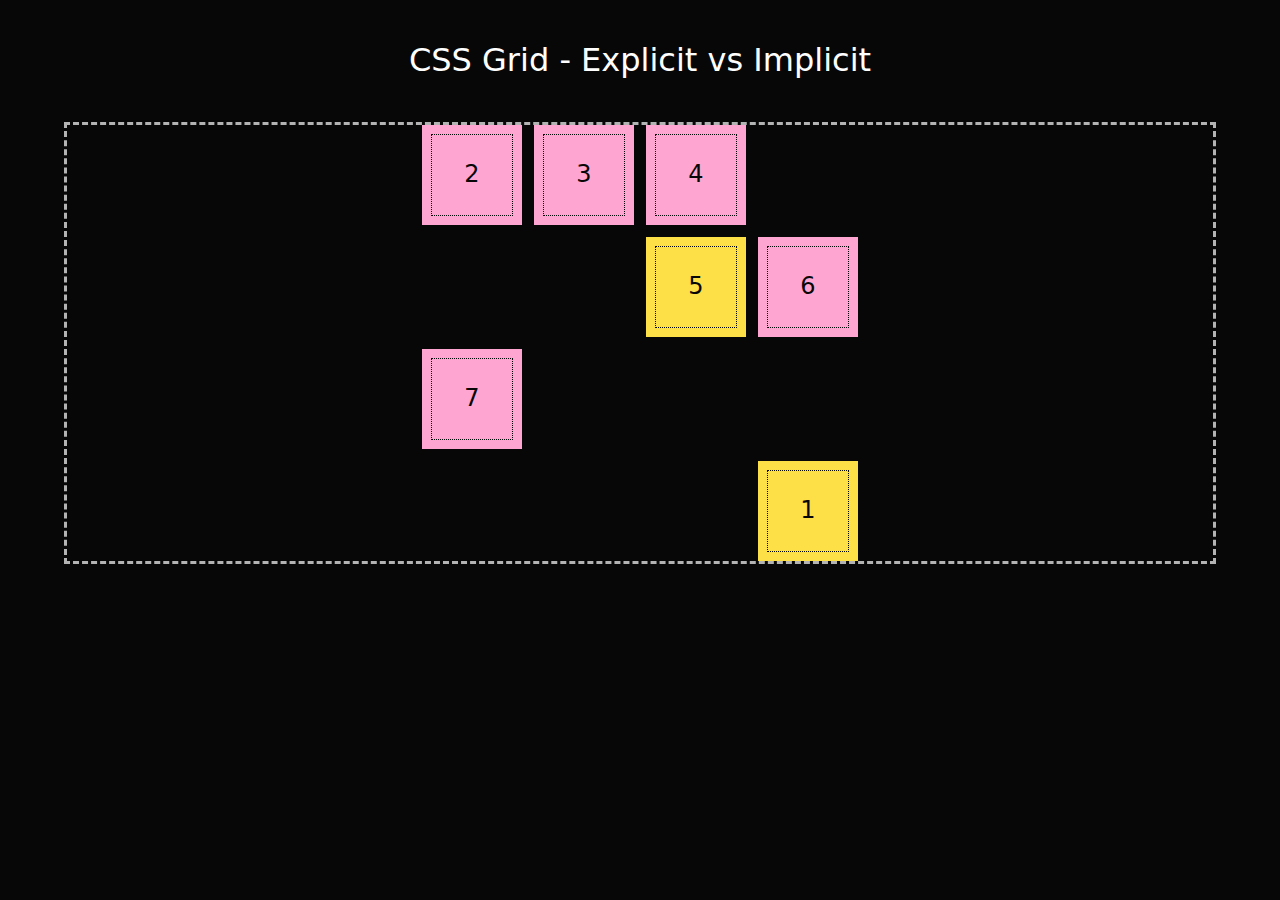
<file: auto-placement/index.html>
<!DOCTYPE html>
<html lang="en">
<head>
    <meta charset="UTF-8">
    <meta name="viewport" content="width=device-width, initial-scale=1.0">
    <title>Document</title>
    <link rel="stylesheet" href="style.css">
</head>
<body>
    <h1>CSS Grid - Explicit vs Implicit</h1>

<div class="grid">
  <div class="grid-item">1</div>
  <div class="grid-item">2</div>
  <div class="grid-item">3</div>
  <div class="grid-item">4</div>
  <div class="grid-item">5</div>
  <div class="grid-item">6</div>
  <div class="grid-item">7</div>
</div>
</body>
</html>
</file>
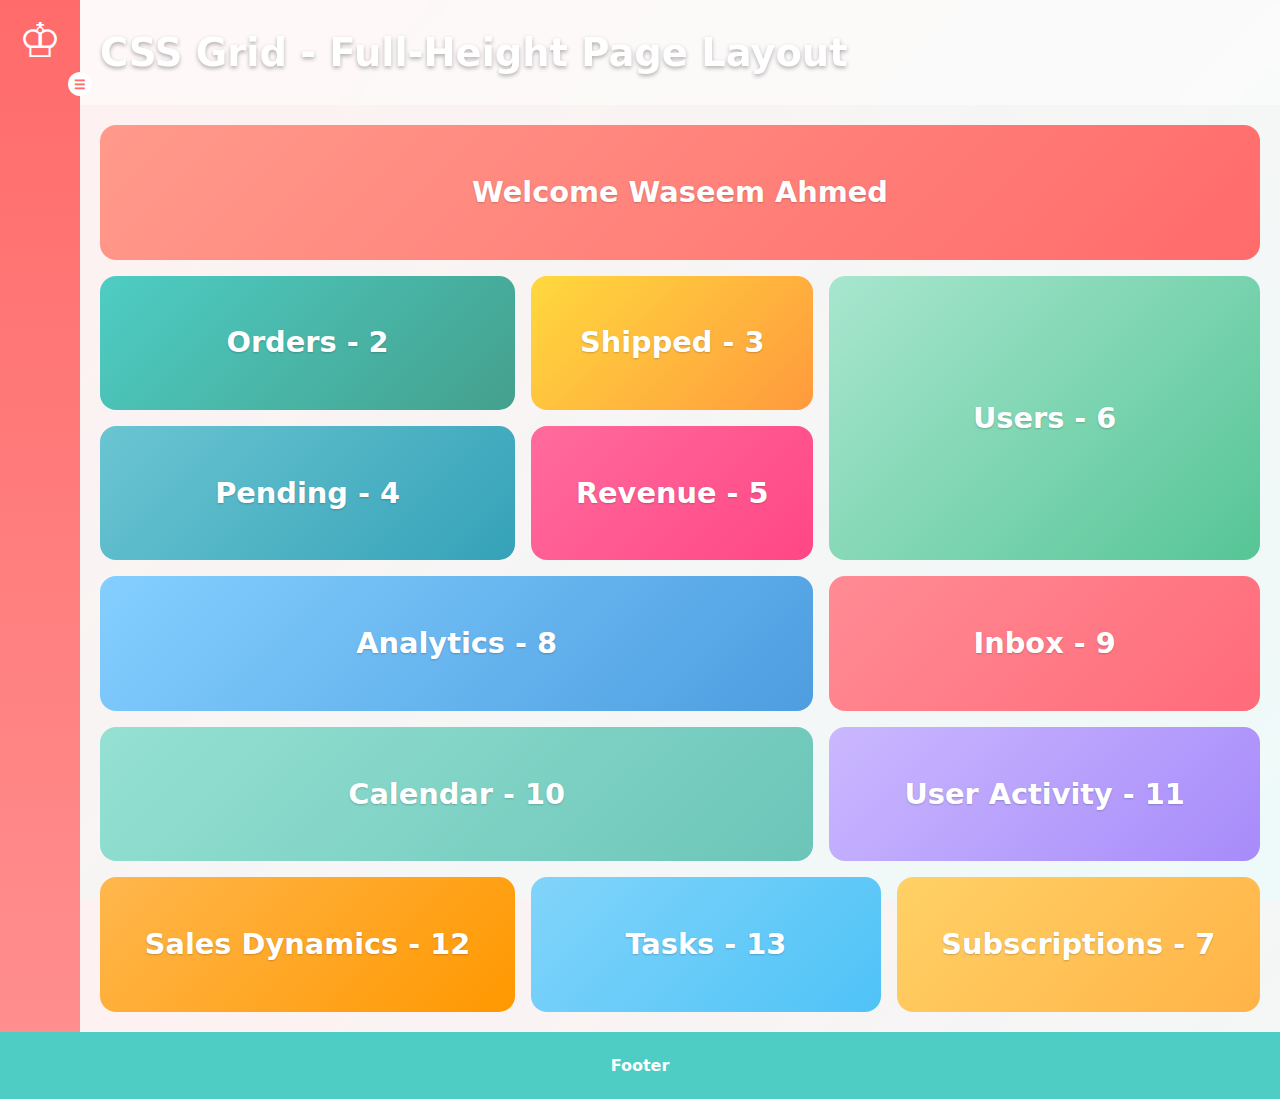
<file: dashboard/index.html>
<!DOCTYPE html>
<html lang="en">
  <head>
    <meta charset="UTF-8" />
    <meta name="viewport" content="width=device-width, initial-scale=1.0" />
    <title>Dashboard Layout</title>
    <link rel="stylesheet" href="style.css" />
  </head>

  <body>
    <section class="dashboard">
      <header class="dashboard-header">
        <h1 class="heading">CSS Grid - Full-Height Page Layout</h1>
      </header>

      <aside class="dashboard-sidebar">
        <div class="logo">&#9812;</div>
        <button type="button" id="resize">&#9776;</button>
      </aside>

      <main class="dashboard-main">
        <div class="card card-1">
          <h2>Welcome Waseem Ahmed</h2>
        </div>

        <div class="card card-2">
          <h2>Orders - 2</h2>
        </div>

        <div class="card card-3">
          <h2>Shipped - 3</h2>
        </div>

        <div class="card card-4">
          <h2>Pending - 4</h2>
        </div>

        <div class="card card-5">
          <h2>Revenue - 5</h2>
        </div>

        <div class="card card-6">
          <h2>Users - 6</h2>
        </div>

        <div class="card card-7">
          <h2>Subscriptions - 7</h2>
        </div>

        <div class="card card-8">
          <h2>Analytics - 8</h2>
        </div>

        <div class="card card-9">
          <h2>Inbox - 9</h2>
        </div>

        <div class="card card-10">
          <h2>Calendar - 10</h2>
        </div>

        <div class="card card-11">
          <h2>User Activity - 11</h2>
        </div>

        <div class="card card-12">
          <h2>Sales Dynamics - 12</h2>
        </div>

        <div class="card card-13">
          <h2>Tasks - 13</h2>
        </div>
      </main>

      <footer class="dashboard-footer">Footer</footer>
    </section>

    <script>
      const resizeBtn = document.getElementById("resize");
      const dashboard = document.querySelector(".dashboard");

      resizeBtn.addEventListener("click", function (e) {
        e.preventDefault();
        dashboard.classList.toggle("sb-expand");
      });
    </script>
  </body>
</html>
</file>
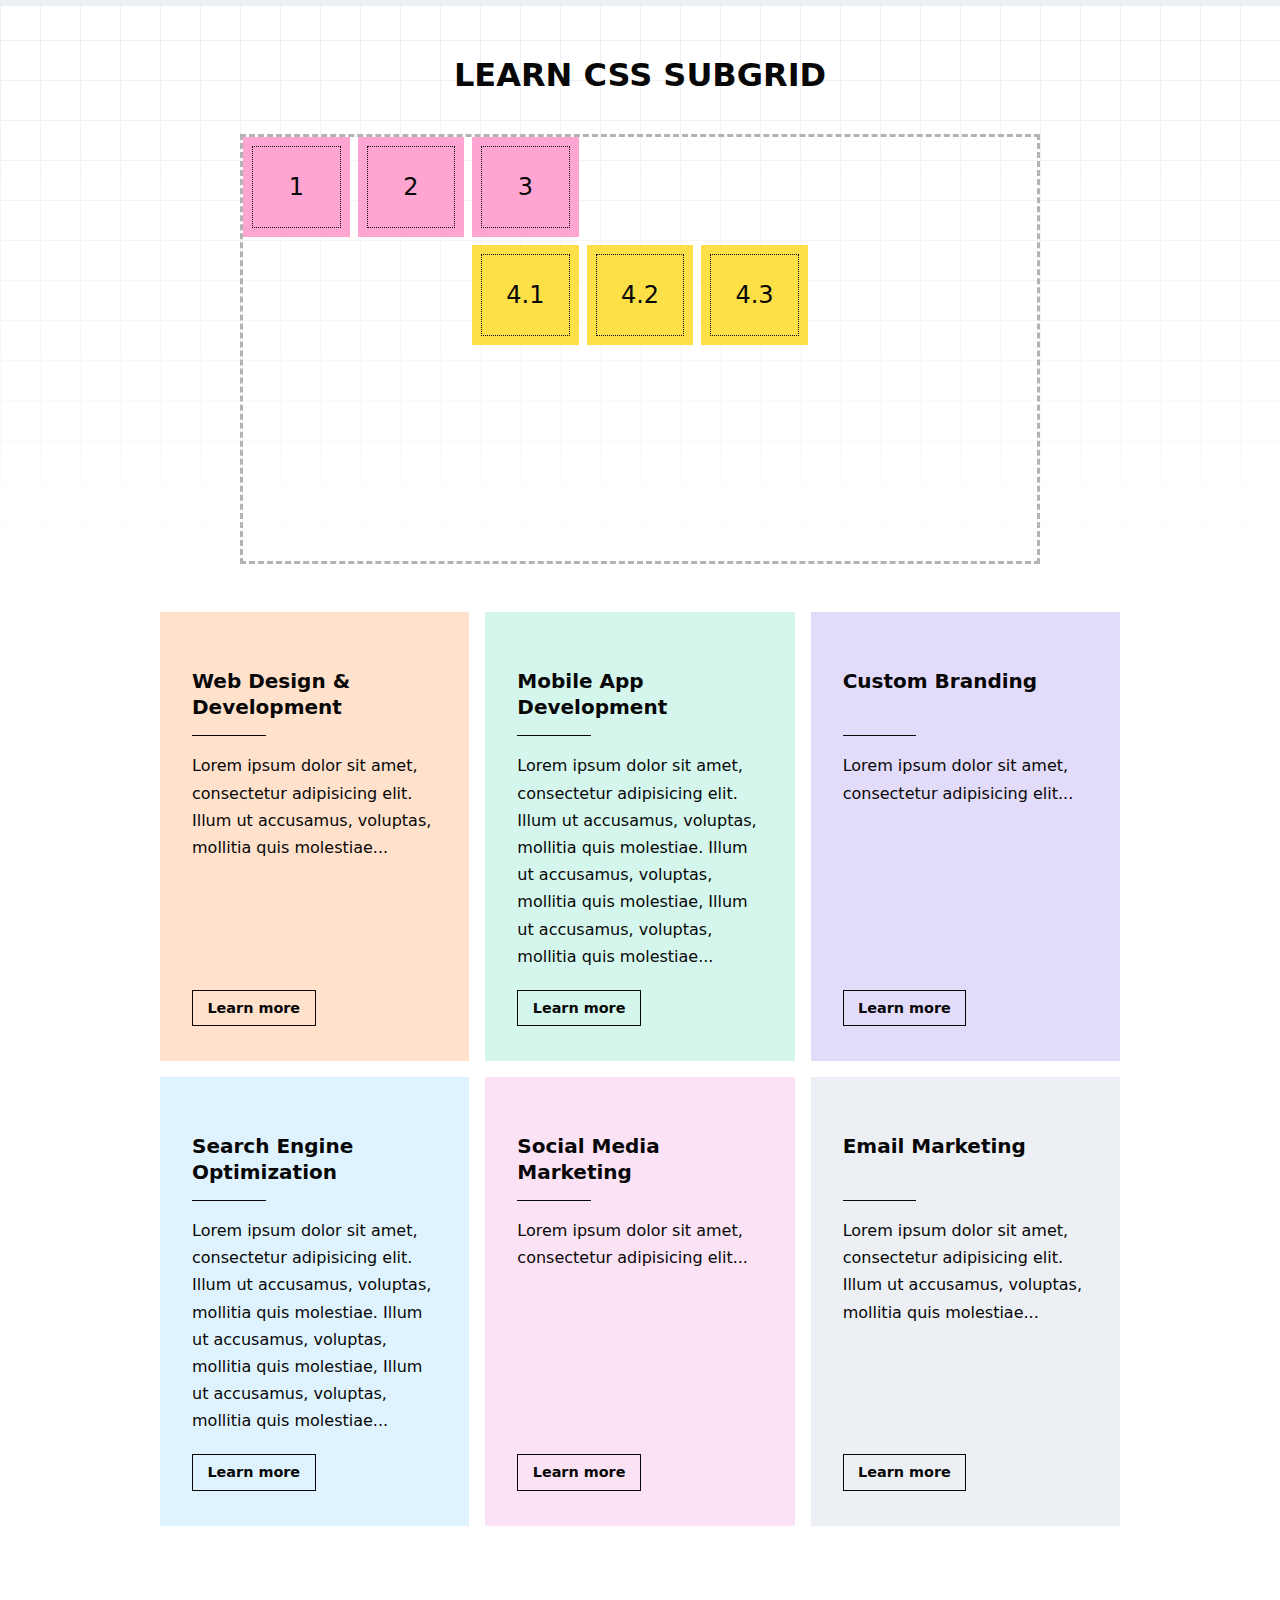
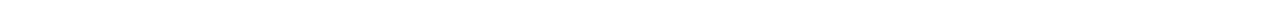
<file: sub-grid/index.html>
<!DOCTYPE html>
<html lang="en">
  <head>
    <meta charset="UTF-8" />
    <meta name="viewport" content="width=device-width, initial-scale=1.0" />
    <link rel="stylesheet" href="style.css" />
    <title>Document</title>
  </head>
  <body>
    <h1>Learn CSS Subgrid</h1>

    <div class="grid">
      <div class="grid-item">1</div>
      <div class="grid-item">2</div>
      <div class="grid-item">3</div>
      <div class="subgrid">
        <div class="grid-item">4.1</div>
        <div class="grid-item">4.2</div>
        <div class="grid-item">4.3</div>
      </div>
    </div>

    <section class="content-boxes">
      <div class="content-box">
        <div class="content-box__icon">
          <i class="bi bi-laptop"></i>
        </div>

        <h3 class="content-box__title">Web Design &amp; Development</h3>

        <p class="content-box__desc">
          Lorem ipsum dolor sit amet, consectetur adipisicing elit. Illum ut
          accusamus, voluptas, mollitia quis molestiae...
        </p>

        <p class="content-box__cta">
          <a href="#" title="">Learn more</a>
        </p>
      </div>

      <div class="content-box">
        <div class="content-box__icon">
          <i class="bi bi-phone"></i>
        </div>

        <h3 class="content-box__title">Mobile App Development</h3>

        <p class="content-box__desc">
          Lorem ipsum dolor sit amet, consectetur adipisicing elit. Illum ut
          accusamus, voluptas, mollitia quis molestiae. Illum ut accusamus,
          voluptas, mollitia quis molestiae, Illum ut accusamus, voluptas,
          mollitia quis molestiae...
        </p>

        <p class="content-box__cta">
          <a href="#" title="">Learn more</a>
        </p>
      </div>

      <div class="content-box">
        <div class="content-box__icon">
          <i class="bi bi-award"></i>
        </div>

        <h3 class="content-box__title">Custom Branding</h3>

        <p class="content-box__desc">
          Lorem ipsum dolor sit amet, consectetur adipisicing elit...
        </p>

        <p class="content-box__cta">
          <a href="#" title="">Learn more</a>
        </p>
      </div>

      <div class="content-box">
        <div class="content-box__icon">
          <i class="bi bi-search"></i>
        </div>

        <h3 class="content-box__title">Search Engine Optimization</h3>

        <p class="content-box__desc">
          Lorem ipsum dolor sit amet, consectetur adipisicing elit. Illum ut
          accusamus, voluptas, mollitia quis molestiae. Illum ut accusamus,
          voluptas, mollitia quis molestiae, Illum ut accusamus, voluptas,
          mollitia quis molestiae...
        </p>

        <p class="content-box__cta">
          <a href="#" title="">Learn more</a>
        </p>
      </div>

      <div class="content-box">
        <div class="content-box__icon">
          <i class="bi bi-megaphone"></i>
        </div>

        <h3 class="content-box__title">Social Media Marketing</h3>

        <p class="content-box__desc">
          Lorem ipsum dolor sit amet, consectetur adipisicing elit...
        </p>

        <p class="content-box__cta">
          <a href="#" title="">Learn more</a>
        </p>
      </div>

      <div class="content-box">
        <div class="content-box__icon">
          <i class="bi bi-envelope-paper"></i>
        </div>

        <h3 class="content-box__title">Email Marketing</h3>

        <p class="content-box__desc">
          Lorem ipsum dolor sit amet, consectetur adipisicing elit. Illum ut
          accusamus, voluptas, mollitia quis molestiae...
        </p>

        <p class="content-box__cta">
          <a href="#" title="">Learn more</a>
        </p>
      </div>
    </section>
  </body>
</html>
</file>
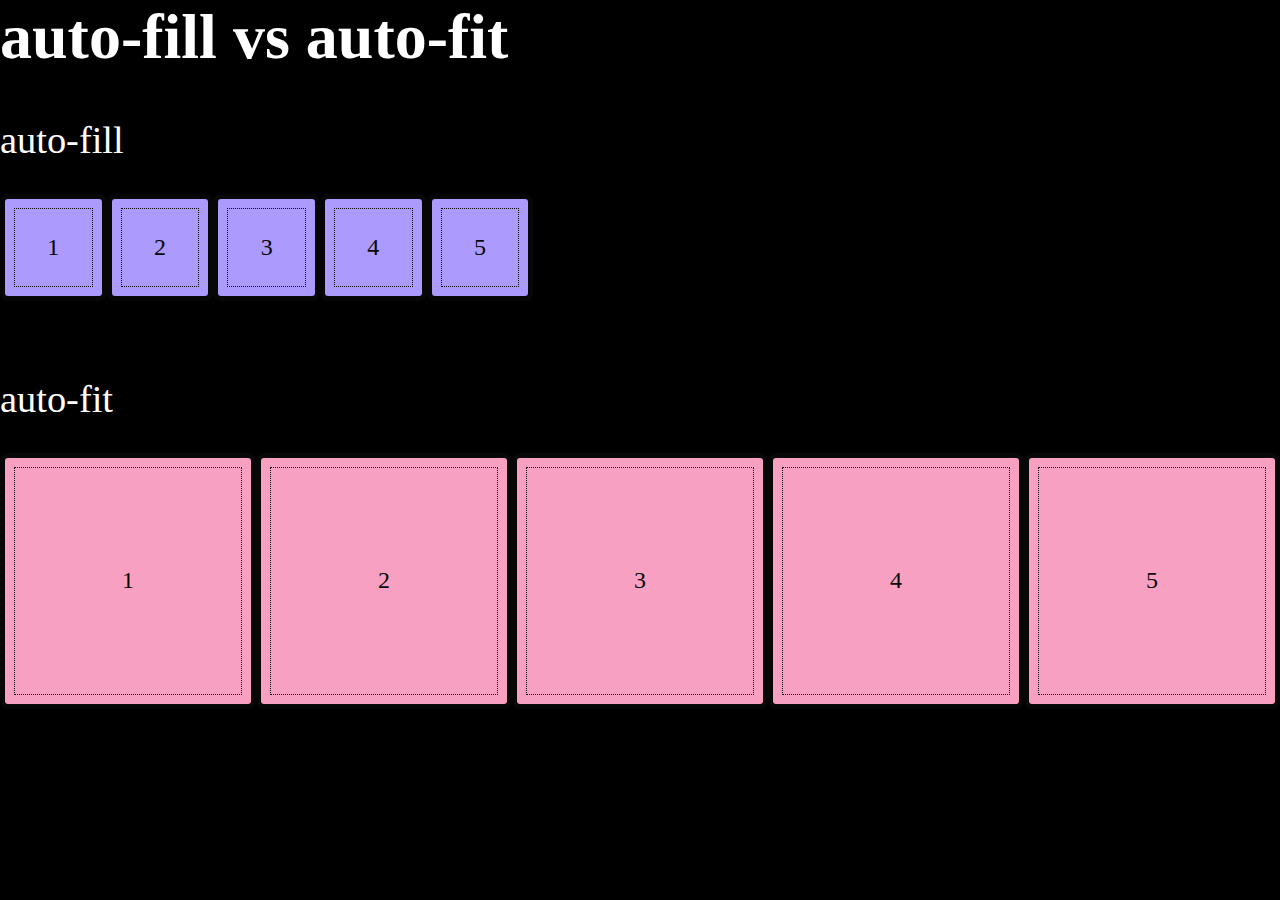
<file: dashboard/auto-fit and auto-fill/index.html>
<!DOCTYPE html>
<html lang="en">
  <head>
    <meta charset="UTF-8" />
    <meta name="viewport" content="width=device-width, initial-scale=1.0" />
    <title>Auto-fit and Auto-fill</title>
    <link rel="stylesheet" href="style.css">
  </head>
  <body>
    <h1>auto-fill vs auto-fit</h1>
    <h2><br />auto-fill</h2>
    <div class="cards grid-auto-fill">
      <div class="card">1</div>
      <div class="card">2</div>
      <div class="card">3</div>
      <div class="card">4</div>
      <div class="card">5</div>
    </div>

    <h2><br />auto-fit</h2>
    <div class="cards grid-auto-fit">
      <div class="card">1</div>
      <div class="card">2</div>
      <div class="card">3</div>
      <div class="card">4</div>
      <div class="card">5</div>
    </div>
  </body>
</html>
</file>
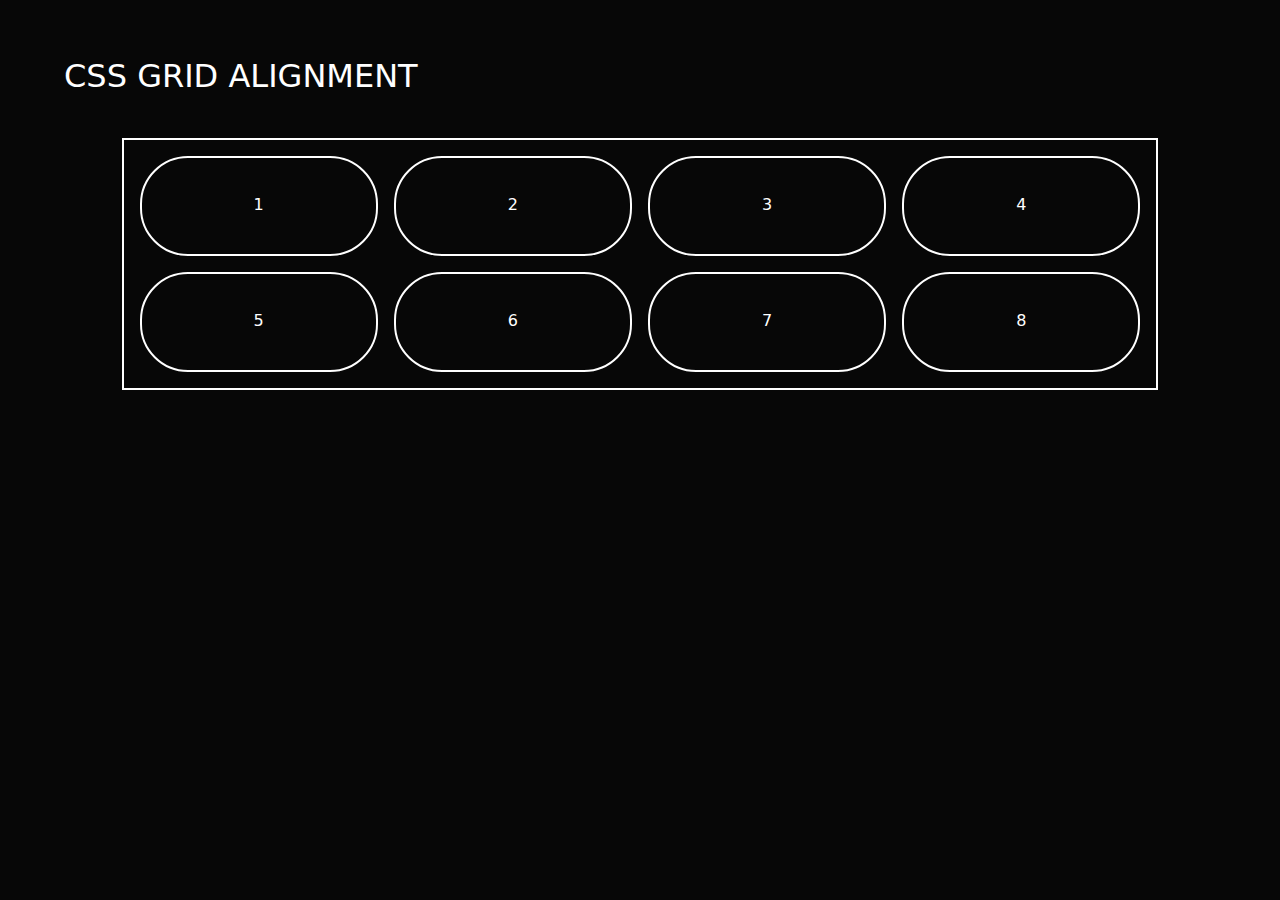
<file: dashboard/grid-alignment/index.html>
<!DOCTYPE html>
<html lang="en">
<head>
    <meta charset="UTF-8">
    <meta name="viewport" content="width=device-width, initial-scale=1.0">
    <title>Document</title>
    <link rel="stylesheet" href="style.css">
</head>
<body>
    <h1>CSS GRID ALIGNMENT</h1>

    <div class="grid">
        <div class="grid-item">1</div>
        <div class="grid-item">2</div>
        <div class="grid-item">3</div>
        <div class="grid-item">4</div>
        <div class="grid-item">5</div>
        <div class="grid-item">6</div>
        <div class="grid-item">7</div>
        <div class="grid-item">8</div>
    </div>
</body>
</html>
</file>
<file: auto-placement/style.css>
* {
  margin: 0;
  padding: 0;
  box-sizing: border-box;
}

body {
  font-family: system-ui, sans-serif;
  font-size: 1rem;
  line-height: 1.8;
  color: #fff;
  background-color: #070707;
  padding: 2rem 4rem 0;
}

h1 {
  font-size: 2rem;
  font-weight: 500;
  text-align: center;
  margin-block-end: 1em;
}

.grid {
  display: grid;
  gap: 0.75rem;
  border: 3px dashed hsl(0, 0%, 70%);
  justify-content: center;

  grid-template-columns: repeat(2, 100px);
  grid-template-rows: repeat(2, 100px);
  grid-auto-columns: 100px;
  grid-auto-rows: 100px;
  /* grid-auto-flow: row; */
}

.grid-item {
  display: flex;
  justify-content: center;
  align-items: center;
  padding: 0.5rem 1.25rem;
  font-size: 1.5rem;
  color: #070707;
  background-color: #ffa5d1;
  outline: 1px dotted currentColor;
  outline-offset: -10px;
}

.grid-item:nth-child(1) {
  background-color: #fddf47;
  grid-area: 4 / 4;
}

.grid-item:nth-child(5) {
  background-color: #fddf47;
  grid-column: 3;
}
</file>
<file: dashboard/style.css>
* {
  padding: 0;
  margin: 0;
  box-sizing: border-box;
}

html,
body {
  height: 100%;
  margin: 0;
}

body {
  font-family: system-ui, -apple-system, BlinkMacSystemFont, "Segoe UI", Roboto,
    Oxygen, Ubuntu, Cantarell, "Open Sans", "Helvetica Neue", sans-serif;
  font-size: 1rem;
  line-height: 1.7;
  color: #2d3748;
  background: linear-gradient(135deg, #ff6b6b 0%, #4ecdc4 100%);
}

/* ---------------- HEADER, SIDEBAR, FOOTER ---------------- */
.heading {
  font-size: clamp(1.3rem, 3vw, 4rem);
  color: #ffffff;
  text-shadow: 0 2px 4px rgba(0,0,0,0.3);
}

.dashboard {
  display: grid;
  margin: auto;
  min-height: 100vh;
  grid-template-columns: 5rem 1fr;
  grid-template-rows: auto 1fr auto;
  grid-template-areas:
    "sidebar header"
    "sidebar main"
    "footer footer";
  transition: grid-template-columns 0.3s ease-in-out;
}

.dashboard-header {
  padding: 1.25em;
  grid-area: header;
  background: rgba(255, 255, 255, 0.95);
  color: #2d3748;
  backdrop-filter: blur(10px);
}

.dashboard-sidebar {
  background: linear-gradient(180deg, #ff6b6b 0%, #ff8e8e 100%);
  color: #fff;
  font-size: 3rem;
  position: relative;
  grid-area: sidebar;
  text-align: center;
}

.dashboard-sidebar button {
  position: absolute;
  inset: 4.5rem -0.75rem auto auto;
  width: 1.5rem;
  aspect-ratio: 1;
  background: #ffffff;
  border: transparent;
  border-radius: 50%;
  cursor: pointer;
  color: #ff6b6b;
  font-weight: bold;
}

.dashboard-footer {
  padding: 1.25em;
  grid-area: footer;
  background: #4ecdc4;
  color: #ffffff;
  display: flex;
  justify-content: center;
  align-items: center;
  font-weight: bold;
}

/* ---------------- MAIN AREA ---------------- */
.dashboard-main {
  padding: 1.25em;
  grid-area: main;
  background: rgba(255, 255, 255, 0.9);
  color: #2d3748;
  display: grid;
  gap: 1em;
}

.dashboard.sb-expand {
  grid-template-columns: 15rem 1fr;
}

/* ---------------- CARDS ---------------- */
.card {
  padding: 1em;
  min-block-size: 7em;
  border-radius: 1rem;
  color: #ffffff;
  font-weight: 700;
  font-size: 1.2em;
  display: flex;
  align-items: center;
  justify-content: center;
  text-shadow: 0 1px 2px rgba(0,0,0,0.2);
}

/* Bright, eye-catching color scheme */
.card-1 { background: linear-gradient(135deg, #FF9A8B, #FF6B6B); }
.card-2 { background: linear-gradient(135deg, #4ECDC4, #44A08D); }
.card-3 { background: linear-gradient(135deg, #FFD93D, #FF9A3D); }
.card-4 { background: linear-gradient(135deg, #6BC5D2, #35A2B8); }
.card-5 { background: linear-gradient(135deg, #FF6B9D, #FF4785); }
.card-6 { background: linear-gradient(135deg, #A8E6CF, #56C596); }
.card-7 { background: linear-gradient(135deg, #FFD166, #FFB347); }
.card-8 { background: linear-gradient(135deg, #84CFFF, #4D9DE0); }
.card-9 { background: linear-gradient(135deg, #FF8B94, #FF6B7A); }
.card-10 { background: linear-gradient(135deg, #95E1D3, #6BC5B8); }
.card-11 { background: linear-gradient(135deg, #CAB8FF, #A78BFA); }
.card-12 { background: linear-gradient(135deg, #FFB74D, #FF9800); }
.card-13 { background: linear-gradient(135deg, #81D4FA, #4FC3F7); }

/* ---------------- GRID LAYOUT ---------------- */
@media (min-width: 768px) {
  .dashboard-main {
    grid-template-areas:
      "card1 card1 card1 card1"
      "card2 card3 card6 card6"
      "card4 card5 card6 card6"
      "card8 card8 card9 card9"
      "card10 card10 card11 card11"
      "card12 card13 card13 card7";
  }

  .card {
    grid-column: span 2;
  }

  .card-1 { grid-area: card1; }
  .card-2 { grid-area: card2; }
  .card-3 { grid-area: card3; }
  .card-4 { grid-area: card4; }
  .card-5 { grid-area: card5; }
  .card-6 { grid-area: card6; }
  .card-7 { grid-area: card7; }
  .card-8 { grid-area: card8; }
  .card-9 { grid-area: card9; }
  .card-10 { grid-area: card10; }
  .card-11 { grid-area: card11; }
  .card-12 { grid-area: card12; }
  .card-13 { grid-area: card13; }
}
</file>
<file: sub-grid/style.css>
* {
  margin: 0;
  padding: 0;
  box-sizing: border-box;
}

body {
  font-family: system-ui, sans-serif;
  font-size: 1rem;
  line-height: 1.7;
  color: #070707;
  background: linear-gradient(
      #eceff4,
      #eceff4 6px,
      transparent 6px,
      transparent
    ),
    fixed linear-gradient(transparent, #fff 70%),
    fixed
      repeating-linear-gradient(
        #efefef,
        #efefef 1px,
        transparent 1px,
        transparent 40px
      ),
    fixed
      repeating-linear-gradient(
        to right,
        #efefef,
        #efefef 1px,
        transparent 1px,
        transparent 40px
      )
      #fff;
  padding: 3rem;
}

h1 {
  font-size: 2rem;
  text-align: center;
  text-transform: uppercase;
  margin-block-end: 1em;
}

.grid {
  display: grid;
  grid-template-rows: repeat(4, 100px);
  grid-template-columns: repeat(auto-fill, [col-start] minmax(100px, 1fr));

  gap: 0.5rem;
  border: 3px dashed #b3b3b3;
  margin: 0 auto 3rem;
  max-inline-size: 50rem;
}

.subgrid {
  grid-row: span 3;
  grid-column: span 3;
  grid-column: col-start 3 / -1;

  display: grid;
  /* grid-template-rows: repeat(4, 100px); */
  /* grid-template-columns:
    repeat(auto-fill, minmax(100px, 1fr)); */

  grid-template-rows: subgrid;
  grid-template-columns: subgrid;
  /* gap: 0.5rem; */
}

.subgrid .grid-item:nth-child(1) {
  /* grid-column: col-start 3; */
}

.subgrid .grid-item:nth-child(2) {
  /* grid-column: col-start 1; */
}

.grid-item {
  display: flex;
  justify-content: center;
  align-items: center;
  padding: 0.5rem 1.25rem;
  font-size: 1.5rem;
  color: #070707;
  background-color: #ffa5d1;
  outline: 1px dotted currentColor;
  outline-offset: -10px;
}

.subgrid .grid-item {
  background-color: #fddf47;
}

/* Content Boxes */
.content-boxes {
  display: grid;
  grid-template-columns: repeat(auto-fit, minmax(min(100%, 300px), 1fr));
  /* grid-template-rows: repeat(4, auto); */
  gap: 1rem;
  margin: 0 auto 3rem;
  max-inline-size: 60rem;
}

.content-box {
  padding: 2rem;

  grid-row: span 4;
  display: grid;
  /* grid-template-rows: auto auto 1fr auto; */
  grid-template-rows: subgrid;
  gap: 0;
}

.content-box:nth-child(1) {
  background-color: #ffe1cc;
}

.content-box:nth-child(2) {
  background-color: #d4f6ed;
}

.content-box:nth-child(3) {
  background-color: #e3dbfa;
}

.content-box:nth-child(4) {
  background-color: #dff3fe;
}

.content-box:nth-child(5) {
  background-color: #fbe2f4;
}

.content-box:nth-child(6) {
  background-color: #eceff4;
}

.content-box__icon {
  font-size: 2.5rem;
  line-height: 1;
  margin-block-end: 1.5rem;
}

.content-box__title {
  position: relative;
  font-size: 1.25rem;
  line-height: 1.3;
  margin-block-end: 1rem;
  padding-block-end: 1rem;
}

.content-box__title::after {
  position: absolute;
  content: "";
  left: 0;
  bottom: 0;
  width: 30%;
  height: 1px;
  background-color: currentColor;
}

.content-box__cta {
  margin-block: 1.5rem 0.5rem;
}

.content-box__cta a {
  font-size: 0.9rem;
  font-weight: bold;
  color: currentColor;
  text-decoration: none;
  border: 1px solid;
  padding: 0.65em 1em;
}

.content-box__cta a:hover,
.content-box__cta a:focus-visible {
  outline: 1px solid currentColor;
  outline-offset: 0;
}
</file>
<file: dashboard/auto-fit and auto-fill/style.css>
* {
  box-sizing: border-box;
  padding: 0;
  margin: 0;
}
body {
    color: #fff;
    background-color: #000;

}
h1 {
  font-weight: 700;
  font-size: clamp(1.8rem, 5vw, 6rem);
}

h2 {
  font-weight: 500;
  font-size: clamp(1.25rem, 3vw, 4rem);
}
.cards {
  display: grid;
  /* grid-template-columns: repeat(5, minmax(100px, 1fr)); */
  margin-block: 2rem;
  justify-content: center;
  align-items: center;

}

.grid-auto-fill {
  grid-template-columns: repeat(auto-fill, minmax(100px, 1fr));
}

.grid-auto-fit {
  grid-template-columns: repeat(auto-fit, minmax(100px, 1fr));
}
.grid-auto-fill .card {
  background-color: #ac9afd;
}

.grid-auto-fit .card {
  background-color: #f7a0c1;
}

.card {
  display: flex;
  justify-content: center;
  align-items: center;
  aspect-ratio: 1;
  font-size: 1.5rem;
  color: #070707;
  border: 5px solid currentColor;
  border-radius: 0.5rem;
  outline: 1px dotted currentColor;
  outline-offset: -15px;
}
</file>
<file: dashboard/grid-alignment/style.css>
* {
  margin: 0;
  padding: 0;
  box-sizing: border-box;
}

body {
  font-family: system-ui, -apple-system, BlinkMacSystemFont, "Segoe UI", Roboto,
    Oxygen, Ubuntu, Cantarell, "Open Sans", "Helvetica Neue", sans-serif;
  font-size: 1rem;
  line-height: 1.8;
  color: #fff;
  background-color: #070707;
  padding: 3em 4em 0;
}

h1 {
  font-size: 2rem;
  font-weight: 500;
  margin-block-end: 1em;
}
.grid {
  width: 90%;
  border: 2px solid #fff;
  margin: auto;
  padding: 1em;
  display: grid;
  grid-template-columns: repeat(4, 1fr);
  grid-auto-rows: 100px;
  gap: 1em;
  justify-content: space-between;
}

.grid-item {
  display: flex;
  justify-content: center;
  align-items: center;
  border: 2px solid #fff;
  border-radius: 3em;
}
</file>
